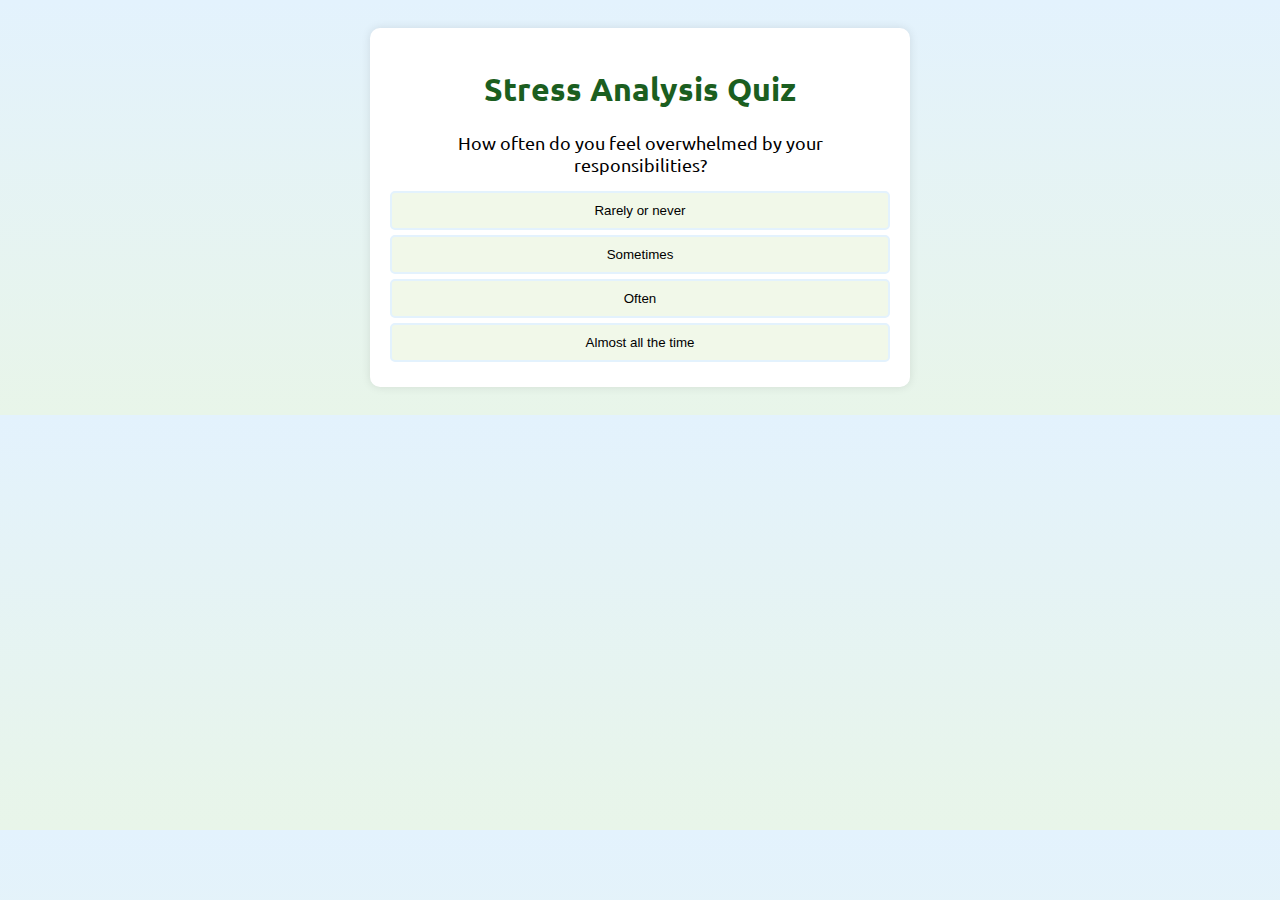
<file: quiz2.html>
<!DOCTYPE html>
<html lang="en">
<head>
    <meta charset="UTF-8">
    <meta name="viewport" content="width=device-width, initial-scale=1.0">
    <title>Stress Analysis Quiz</title>
    <style>
        @import url('https://fonts.googleapis.com/css2?family=Londrina+Outline&family=Sigmar&family=Ubuntu:ital,wght@0,300;0,400;0,500;0,700;1,300;1,400;1,500;1,700&display=swap');
        body {
            /* font-family: Arial, sans-serif; */
            font-family: "Ubuntu", sans-serif;
            text-align: center;
            background: linear-gradient(to bottom, #e3f2fd, #e8f5e9);
            padding: 20px;
        }
        .container {
            max-width: 500px;
            background: white;
            padding: 20px;
            border-radius: 10px;
            box-shadow: 0 0 10px rgba(0, 0, 0, 0.1);
            margin: auto;
        }
        .question {
            font-size: 18px;
            margin-bottom: 15px;
        }
        .option {
            display: block;
            width: 100%;
            padding: 10px;
            margin: 5px 0;
            border: 2px solid #e3f2fd;
            background: #f1f8e9;
            cursor: pointer;
            border-radius: 5px;
        }
        .option:hover {
            border-color: #1b5e20;
            background: #e8f5e9;
        }
        .hidden{
            display: none;
        }
        .features{
            display: none;
        }
        .result {
            font-size: 20px;
            font-weight: bold;
            margin-top: 20px;
        }
        .container h1{
            color: #1b5e20;
        }
       
        #final{
            display: none;
            width: 80vw;
            margin: auto;
            font-family: "Ubuntu", sans-serif;
  
        }
        #final h1{
            color: #1b5e20;
            font-size: 3rem;
        }
        #final h4{
           font-weight: 100;
           font-size: 1.2rem;
        }
        .greenbtn{
            background-color: initial;
            background-image: linear-gradient(-180deg, #00D775, #00BD68);
            border-radius: 5px;
            box-shadow: rgba(0, 0, 0, 0.1) 0 2px 4px;
            color: #FFFFFF;
            cursor: pointer;
            display: inline-block;
            font-family: Inter,-apple-system,system-ui,Roboto,"Helvetica Neue",Arial,sans-serif;
            height: 44px;
            line-height: 44px;
            outline: 0;
            overflow: hidden;
            padding: 0 20px;
            pointer-events: auto;
            position: relative;
            text-align: center;
            touch-action: manipulation;
            user-select: none;
            -webkit-user-select: none;
            vertical-align: top;
            white-space: nowrap;
            width: 100%;
            z-index: 9;
            border: 0;

        }
        
    .features {
    padding: 6rem 2rem;
    display: grid;
    grid-template-columns: repeat(auto-fit, minmax(250px, 1fr));
    gap: 2rem;
    max-width: 1200px;
    margin: 0 auto;
  }
  
  .feature-card {
    background: white;
    padding: 2rem;
    border-radius: 1rem;
    box-shadow: 0 4px 20px rgba(0, 0, 0, 0.1);
    text-align: center;
    transition: transform 0.3s ease;
  }
  
  .feature-card:hover {
    transform: translateY(-5px);
  }
  
  .icon {
    font-size: 2.5rem;
    margin-bottom: 1rem;
  }
  
  .feature-card h3 {
    font-family: 'Instrument Sans', sans-serif;
    color: #1a5f7a;
    margin-bottom: 1rem;
  }
  
  .feature-card p {
    color: #666;
  }

        
    </style>
</head>
<body>
    <div class="container">
        <h1>Stress Analysis Quiz</h1>
        <div id="quiz">
            <p class="question" id="question-text"></p>
            <div id="options"></div>
            <button id="next-btn" class="hidden">Next</button>
        </div>
        <div id="result" class="hidden">
            <p class="result" id="stress-level"></p>
            <p id="stress-message"></p>
            <button onclick="restartQuiz()" class="greenbtn">Take Quiz Again</button>
        </div>
    </div>

    <section id="final">
        <h1>We are here to help you manage your stress</h1>
        <h4>Stress is a process, not a diagnosis. We experience stress when there is an imbalance between the demands being made on us and our resources to cope with those demands. The level and extent of stress a person may feel depends a lot on their attitude to a particular situation. An event that may be extremely stressful for one person can be a mere hiccup in another person’s life.</h4>
    </section>

    <section class="features" style="display: none;">
        <div class="feature-card stresstracker">
          <div class="icon">🌿</div>
          <h3>Record your stress levels daily</h3>
          <p>Recording daily stress levels helps track patterns, identify triggers, and improve mental well-being over time.</p>
        </div>
        <div class="feature-card bookings">
          <div class="icon">💝</div>
          <h3>Book Appointment</h3>
          <a href="booking/booking.html" style="text-decoration: none;"><p>Personalized diet and ayurvedic remedies</p></a>
        </div>
      </section>

    <script>
        const questions = [
            { question: "How often do you feel overwhelmed by your responsibilities?", options: ["Rarely or never", "Sometimes", "Often", "Almost all the time"] },
            { question: "Do you find it difficult to relax or 'switch off'?", options: ["Rarely or never", "Sometimes", "Often", "Almost all the time"] },
            { question: "How would you rate your sleep quality?", options: ["Excellent", "Good", "Fair", "Poor"] },
            { question: "How often do you experience physical symptoms of stress?", options: ["Rarely or never", "Sometimes", "Often", "Almost all the time"] },
            { question: "How often do you engage in activities to reduce stress?", options: ["Regularly", "Sometimes", "Rarely", "Never"] },
            { question: "How frequently do you feel irritable or impatient?", options: ["Rarely or never", "Sometimes", "Often", "Almost all the time"] },
            { question: "Do you struggle with concentration or memory issues?", options: ["Rarely or never", "Sometimes", "Often", "Almost all the time"] },
            { question: "How often do you experience muscle tension or body aches?", options: ["Rarely or never", "Sometimes", "Often", "Almost all the time"] },
            { question: "How balanced is your work-life schedule?", options: ["Well-balanced", "Somewhat balanced", "Not very balanced", "Very unbalanced"] },
            { question: "Do you feel emotionally exhausted at the end of the day?", options: ["Rarely or never", "Sometimes", "Often", "Almost all the time"] }
        ];

        let currentQuestion = 0;
        let score = 0;
        
        function displayQuestion() {
            document.getElementById("result").classList.add("hidden");
            document.getElementById("quiz").classList.remove("hidden");
            document.getElementById("next-btn").classList.add("hidden");
            const questionText = document.getElementById("question-text");
            const optionsContainer = document.getElementById("options");
            questionText.innerText = questions[currentQuestion].question;
            optionsContainer.innerHTML = "";
            
            questions[currentQuestion].options.forEach((option, index) => {
                const btn = document.createElement("button");
                btn.innerText = option;
                btn.className = "option";
                btn.onclick = () => selectAnswer(index);
                optionsContainer.appendChild(btn);
            });
        }

        function selectAnswer(index) {
            score += index;
            if (currentQuestion < questions.length - 1) {
                currentQuestion++;
                displayQuestion();
            } else {
                showResult();
            }
        }

        function showResult() {
            document.getElementById("quiz").classList.add("hidden");
            document.getElementById("result").classList.remove("hidden");
            const maxScore = questions.length * 3;
            const percentage = (score / maxScore) * 100;
            let level, message;
            if (percentage < 25) {
                level = "Low";
                message = "Your stress levels appear well-managed. Keep up your healthy habits!";
            } else if (percentage < 50) {
                level = "Moderate";
                message = "You're experiencing some stress. Consider adding relaxation techniques.";
            } else if (percentage < 75) {
                level = "High";
                message = "Your stress levels are concerning. Try managing stress with self-care techniques.";
            } else {
                level = "Severe";
                message = "Your stress levels are very high. Seeking professional support is recommended.";
            }
            document.getElementById("stress-level").innerText = `Your Stress Level: ${level}`;
            document.getElementById("stress-message").innerText = message;
            document.getElementById("final").style.display='block';
            document.querySelector(".features").style.display='flex';
        }

        function restartQuiz() {
            currentQuestion = 0;
            score = 0;
            displayQuestion();
        }

        displayQuestion();

        document.addEventListener('DOMContentLoaded', function() {
            document.querySelector('.stresstracker').addEventListener('click', function() {
            window.location.href = './stress-monitoring-webapp/stressindex.html';
        });
        });

        document.addEventListener('DOMContentLoaded', function() {
            document.querySelector('.bookings').addEventListener('click', function() {
            window.location.href = './booking/booking.html';
        });
        });


    </script>
</body>
</html>
</file>
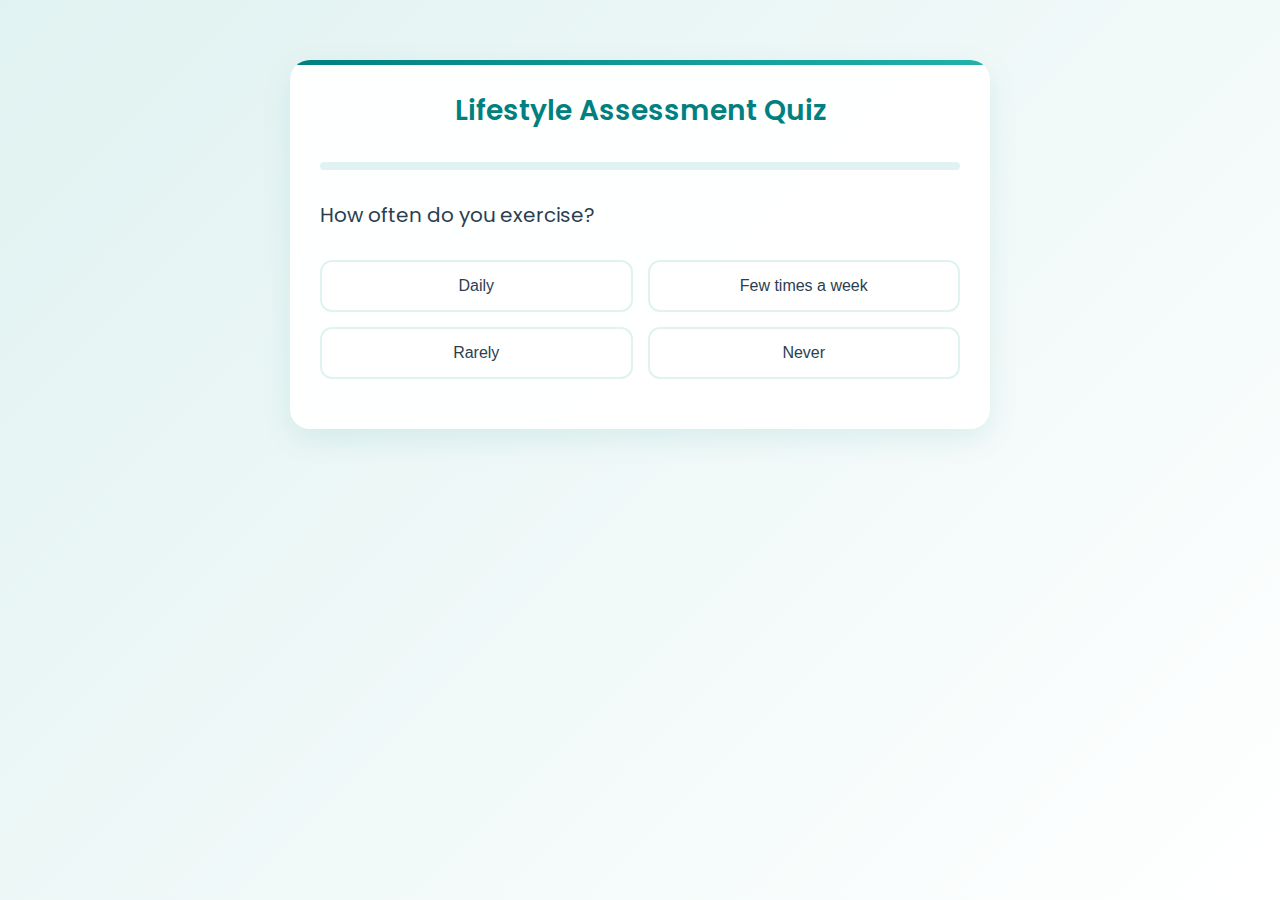
<file: quiz3.html>
<!DOCTYPE html>
<html lang="en">
<head>
    <meta charset="UTF-8">
    <meta name="viewport" content="width=device-width, initial-scale=1.0">
    <title>Lifestyle Assessment Quiz</title>
    <link href="https://fonts.googleapis.com/css2?family=Poppins:wght@400;500;600&display=swap" rel="stylesheet">
    <style>
        :root {
            --primary-color: #008080;
            --secondary-color: #20B2AA;
            --accent-color: #2E8B57;
            --light-bg: #E0F2F1;
            --text-color: #2C3E50;
        }

        * {
            margin: 0;
            padding: 0;
            box-sizing: border-box;
        }

        body {
            font-family: 'Poppins', sans-serif;
            background: linear-gradient(135deg, var(--light-bg), #ffffff);
            min-height: 100vh;
            color: var(--text-color);
            padding: 20px;
        }

        .container {
            max-width: 700px;
            background: rgba(255, 255, 255, 0.95);
            padding: 30px;
            border-radius: 20px;
            box-shadow: 0 10px 30px rgba(0, 128, 128, 0.1);
            margin: 40px auto;
            position: relative;
            overflow: hidden;
        }

        .container::before {
            content: '';
            position: absolute;
            top: 0;
            left: 0;
            width: 100%;
            height: 5px;
            background: linear-gradient(to right, var(--primary-color), var(--secondary-color));
        }

        h2 {
            color: var(--primary-color);
            margin-bottom: 30px;
            text-align: center;
            font-size: 28px;
            font-weight: 600;
        }

        .progress {
            height: 8px;
            background: #E0F2F1;
            border-radius: 10px;
            margin: 20px 0;
            overflow: hidden;
        }

        .progress-bar {
            height: 100%;
            background: linear-gradient(to right, var(--primary-color), var(--secondary-color));
            width: 0;
            border-radius: 10px;
            transition: width 0.5s ease;
        }

        .question {
            font-size: 20px;
            margin: 30px 0;
            color: var(--text-color);
            line-height: 1.5;
        }

        .options-container {
            display: grid;
            grid-template-columns: repeat(2, 1fr);
            gap: 15px;
            margin: 20px 0;
        }

        .option {
            padding: 15px;
            background: #ffffff;
            border: 2px solid var(--light-bg);
            border-radius: 12px;
            cursor: pointer;
            transition: all 0.3s ease;
            font-size: 16px;
            color: var(--text-color);
        }

        .option:hover {
            background: var(--light-bg);
            border-color: var(--secondary-color);
            transform: translateY(-2px);
        }

        .result {
            display: none;
            text-align: center;
            padding: 20px;
            background: var(--light-bg);
            border-radius: 12px;
            margin: 20px 0;
        }

        .recommendations {
            margin-top: 30px;
            text-align: left;
        }

        .recommendation-section {
            background: white;
            padding: 20px;
            border-radius: 12px;
            margin-bottom: 20px;
            box-shadow: 0 4px 6px rgba(0, 128, 128, 0.1);
        }

        .recommendation-section h3 {
            color: var(--primary-color);
            margin-bottom: 15px;
            display: flex;
            align-items: center;
            gap: 10px;
        }

        .recommendation-section h3 i {
            font-size: 24px;
        }

        .recommendation-list {
            list-style: none;
            padding: 0;
        }

        .recommendation-list li {
            margin-bottom: 10px;
            padding-left: 25px;
            position: relative;
        }

        .recommendation-list li::before {
            content: "•";
            color: var(--secondary-color);
            position: absolute;
            left: 0;
        }

        .diet-images {
            display: grid;
            grid-template-columns: repeat(auto-fit, minmax(150px, 1fr));
            gap: 15px;
            margin-top: 15px;
        }

        .diet-image {
            border-radius: 8px;
            overflow: hidden;
            box-shadow: 0 2px 4px rgba(0, 0, 0, 0.1);
        }

        .diet-image img {
            width: 100%;
            height: 120px;
            object-fit: cover;
            transition: transform 0.3s ease;
        }

        .diet-image:hover img {
            transform: scale(1.05);
        }

        .diet-image p {
            padding: 8px;
            background: white;
            margin: 0;
            font-size: 14px;
            text-align: center;
        }

        #score {
            font-size: 22px;
            color: var(--primary-color);
            margin-bottom: 20px;
        }

        #restart {
            background: var(--primary-color);
            color: white;
            border: none;
            padding: 12px 25px;
            border-radius: 25px;
            cursor: pointer;
            font-size: 16px;
            transition: all 0.3s ease;
            margin-top: 20px;
        }

        #restart:hover {
            background: var(--secondary-color);
            transform: translateY(-2px);
        }

        @media (max-width: 600px) {
            .options-container {
                grid-template-columns: 1fr;
            }
            
            .container {
                padding: 20px;
                margin: 20px auto;
            }
        }
    </style>
</head>
<body>
    <div class="container">
        <h2>Lifestyle Assessment Quiz</h2>
        <div class="progress">
            <div class="progress-bar" id="progress-bar"></div>
        </div>
        <p id="question" class="question"></p>
        <div id="options" class="options-container"></div>
        <div id="score" class="result"></div>
        <button id="restart" class="result" onclick="restartQuiz()">Retake Quiz</button>
    </div>
    
    <script>
        const questions = [
            { q: "How often do you exercise?", options: ["Daily", "Few times a week", "Rarely", "Never"] },
            { q: "How well do you sleep at night?", options: ["Very well", "Okay", "Not great", "Poorly"] },
            { q: "How balanced is your diet?", options: ["Very healthy", "Moderate", "Unhealthy", "Very unhealthy"] },
            { q: "How much water do you drink daily?", options: ["More than 2 liters", "1-2 liters", "Less than 1 liter", "Rarely"] },
            { q: "Do you smoke or consume alcohol?", options: ["Never", "Rarely", "Sometimes", "Frequently"] },
            { q: "How often do you feel stressed?", options: ["Rarely", "Sometimes", "Often", "Always"] },
            { q: "Do you take breaks from screen time?", options: ["Regularly", "Sometimes", "Rarely", "Never"] },
            { q: "Do you have a regular sleep schedule?", options: ["Always", "Often", "Rarely", "Never"] },
            { q: "Do you practice mindfulness or meditation?", options: ["Daily", "Sometimes", "Rarely", "Never"] },
            { q: "How social are you?", options: ["Very social", "Sometimes", "Rarely", "Not at all"] },
            { q: "Do you spend time outdoors?", options: ["Every day", "Few times a week", "Rarely", "Never"] },
            { q: "How often do you eat processed foods?", options: ["Never", "Sometimes", "Often", "Always"] },
            { q: "Do you get enough fiber in your diet?", options: ["Always", "Often", "Rarely", "Never"] },
            { q: "Do you have a positive outlook on life?", options: ["Always", "Often", "Sometimes", "Rarely"] },
            { q: "Do you manage your time effectively?", options: ["Always", "Often", "Sometimes", "Rarely"] },
            { q: "Do you get routine health check-ups?", options: ["Yes", "Sometimes", "Rarely", "Never"] },
            { q: "Do you feel energetic throughout the day?", options: ["Always", "Often", "Rarely", "Never"] },
            { q: "How much sugar do you consume?", options: ["Minimal", "Moderate", "High", "Very high"] },
            { q: "Do you engage in hobbies or leisure activities?", options: ["Regularly", "Sometimes", "Rarely", "Never"] },
            { q: "How often do you eat home-cooked meals?", options: ["Always", "Often", "Rarely", "Never"] }
        ];

        let currentQuestion = 0;
        let score = 0;

        function loadQuestion() {
            if (currentQuestion < questions.length) {
                document.getElementById("question").textContent = questions[currentQuestion].q;
                let optionsHTML = "";
                questions[currentQuestion].options.forEach((option, index) => {
                    optionsHTML += `<button class='option' onclick='handleAnswer(${index})'>${option}</button>`;
                });
                document.getElementById("options").innerHTML = optionsHTML;
                document.getElementById("progress-bar").style.width = `${(currentQuestion / questions.length) * 100}%`;
            } else {
                showResult();
            }
        }

        function handleAnswer(index) {
            score += index; // Higher index means less healthy choice
            currentQuestion++;
            loadQuestion();
        }

        function getRecommendations(score) {
            const recommendations = {
                yoga: [],
                diet: [],
                ayurveda: []
            };

            if (score <= 20) {
                // Excellent lifestyle recommendations
                recommendations.yoga = [
                    "Advanced Vinyasa Flow (45 minutes daily)",
                    "Meditation (20 minutes morning and evening)",
                    "Pranayama breathing exercises",
                    "Weekly Yin Yoga session"
                ];
                recommendations.diet = [
                    "Maintain your balanced diet with seasonal fruits",
                    "Include more superfoods like chia seeds and quinoa",
                    "Stay hydrated with herbal teas",
                    "Continue with your regular meal timings"
                ];
                recommendations.ayurveda = [
                    "Daily self-massage with warm sesame oil",
                    "Regular detox with seasonal fruits",
                    "Maintain your dinacharya (daily routine)",
                    "Practice mindfulness in daily activities"
                ];
            } else if (score <= 40) {
                // Good lifestyle recommendations
                recommendations.yoga = [
                    "Hatha Yoga (30 minutes daily)",
                    "Basic meditation (15 minutes daily)",
                    "Sun Salutations (5 rounds)",
                    "Weekly restorative yoga"
                ];
                recommendations.diet = [
                    "Increase intake of fresh vegetables",
                    "Include more whole grains",
                    "Reduce processed foods",
                    "Maintain regular meal timings"
                ];
                recommendations.ayurveda = [
                    "Oil pulling in the morning",
                    "Herbal tea before bed",
                    "Regular detox with warm water and lemon",
                    "Practice gratitude daily"
                ];
            } else if (score <= 60) {
                // Moderate lifestyle recommendations
                recommendations.yoga = [
                    "Gentle Yoga (20 minutes daily)",
                    "Basic breathing exercises",
                    "Simple stretches in the morning",
                    "Weekly yoga class"
                ];
                recommendations.diet = [
                    "Start with balanced breakfast",
                    "Include more fiber in diet",
                    "Reduce sugar intake",
                    "Regular meal timings"
                ];
                recommendations.ayurveda = [
                    "Start with warm water in the morning",
                    "Basic self-care routine",
                    "Herbal supplements as needed",
                    "Regular sleep schedule"
                ];
            } else {
                // Unhealthy lifestyle recommendations
                recommendations.yoga = [
                    "Beginner Yoga (15 minutes daily)",
                    "Simple breathing exercises",
                    "Basic stretches",
                    "Start with guided yoga videos"
                ];
                recommendations.diet = [
                    "Focus on regular meal timings",
                    "Include more fresh fruits",
                    "Reduce junk food",
                    "Stay hydrated"
                ];
                recommendations.ayurveda = [
                    "Start with basic daily routine",
                    "Warm water with honey in morning",
                    "Simple herbal remedies",
                    "Regular sleep schedule"
                ];
            }

            return recommendations;
        }

        function showResult() {
            let lifestyleLevel = "";
            if (score <= 20) lifestyleLevel = "Excellent lifestyle! Keep it up!";
            else if (score <= 40) lifestyleLevel = "Good lifestyle, but there's room for improvement.";
            else if (score <= 60) lifestyleLevel = "Moderate lifestyle. Consider making healthier choices.";
            else lifestyleLevel = "Unhealthy lifestyle. Start making better habits!";
            
            const recommendations = getRecommendations(score);
            
            document.getElementById("question").style.display = "none";
            document.getElementById("options").style.display = "none";
            
            let resultHTML = `
                <div id="score">${lifestyleLevel}</div>
                <div class="recommendations">
                    <div class="recommendation-section">
                        <h3>🧘‍♀️ Yoga Plan</h3>
                        <ul class="recommendation-list">
                            ${recommendations.yoga.map(item => `<li>${item}</li>`).join('')}
                        </ul>
                    </div>
                    
                    <div class="recommendation-section">
                        <h3>🥗 Diet Chart</h3>
                        <ul class="recommendation-list">
                            ${recommendations.diet.map(item => `<li>${item}</li>`).join('')}
                        </ul>
                        <div class="diet-images">
                            <div class="diet-image">
                                <img src="https://images.unsplash.com/photo-1490645935967-10de6ba17061" alt="Healthy Breakfast">
                                <p>Balanced Breakfast</p>
                            </div>
                            <div class="diet-image">
                                <img src="https://images.unsplash.com/photo-1512621776951-a57141f2eefd" alt="Fresh Vegetables">
                                <p>Fresh Vegetables</p>
                            </div>
                            <div class="diet-image">
                                <img src="https://images.unsplash.com/photo-1490818387583-1baba5e638af" alt="Healthy Snacks">
                                <p>Healthy Snacks</p>
                            </div>
                        </div>
                    </div>
                    
                    <div class="recommendation-section">
                        <h3>🌿 Ayurveda Recommendations</h3>
                        <ul class="recommendation-list">
                            ${recommendations.ayurveda.map(item => `<li>${item}</li>`).join('')}
                        </ul>
                    </div>
                </div>
                <button id="restart" onclick="restartQuiz()">Retake Quiz</button>
            `;
            
            document.getElementById("score").innerHTML = resultHTML;
            document.getElementById("score").style.display = "block";
        }

        function restartQuiz() {
            currentQuestion = 0;
            score = 0;
            document.getElementById("question").style.display = "block";
            document.getElementById("options").style.display = "block";
            document.getElementById("score").style.display = "none";
            document.getElementById("restart").style.display = "none";
            loadQuestion();
        }

        loadQuestion();
    </script>
</body>
</html>
</file>
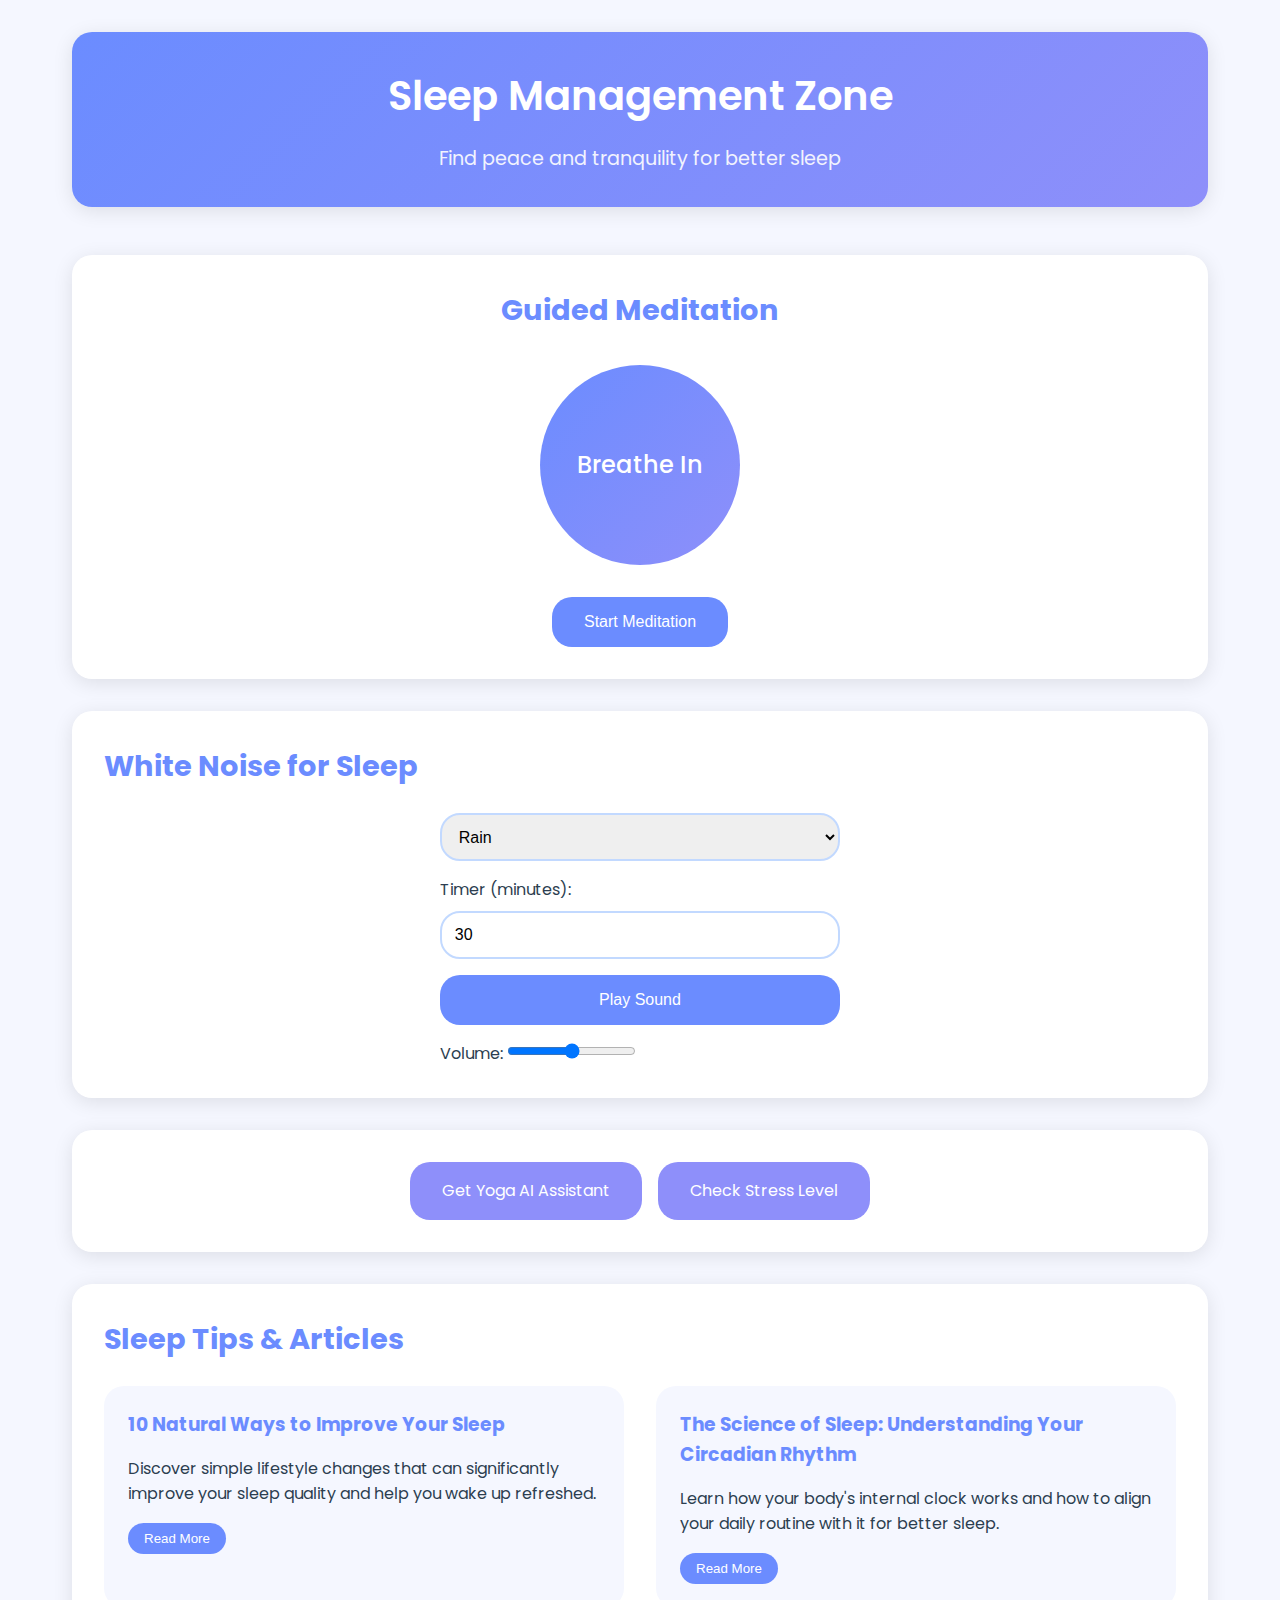
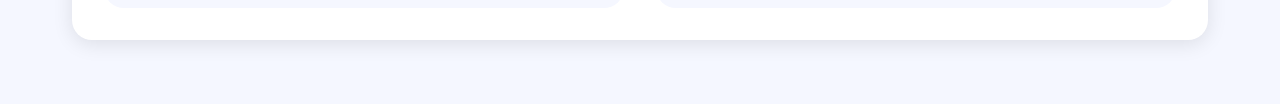
<file: sleep.html>
<!DOCTYPE html>
<html lang="en">
<head>
    <meta charset="UTF-8">
    <meta name="viewport" content="width=device-width, initial-scale=1.0">
    <title>Sleep Management - Swasthya</title>
    <link href="https://fonts.googleapis.com/css2?family=Poppins:wght@300;400;500;600&display=swap" rel="stylesheet">
    <link rel="stylesheet" href="sleep.css">
</head>
<body>
    <div class="container">
        <header class="main-header">
            <h1>Sleep Management Zone</h1>
            <p>Find peace and tranquility for better sleep</p>
        </header>

        <main>
            <section class="meditation-section">
                <h2>Guided Meditation</h2>
                <div class="breathing-circle" id="breathingCircle">
                    <div class="circle-content">
                        <span id="breathingText">Breathe In</span>
                    </div>
                </div>
                <button id="startMeditation" class="primary-btn">Start Meditation</button>
            </section>

            <section class="white-noise-section">
                <h2>White Noise for Sleep</h2>
                <div class="noise-controls">
                    <select id="noiseType" class="select-input">
                        <option value="rain">Rain</option>
                        <option value="waves">Ocean Waves</option>
                        <option value="forest">Forest</option>
                    </select>
                    <div class="timer-input">
                        <label for="sleepTimer">Timer (minutes):</label>
                        <input type="number" id="sleepTimer" min="5" max="120" value="30" class="number-input">
                    </div>
                    <button id="playNoise" class="primary-btn">Play Sound</button>
                </div>
            </section>

            <section class="action-buttons">
                <a href="/yoga" class="action-btn" id="yogaAssistantBtn">Get Yoga AI Assistant</a>
                <a href="quiz3.html" class="action-btn" id="stressCheckBtn">Check Stress Level</a>
            </section>

            <section class="blog-section">
                <h2>Sleep Tips & Articles</h2>
                <div class="blog-grid">
                    <article class="blog-card">
                        <h3>10 Natural Ways to Improve Your Sleep</h3>
                        <p>Discover simple lifestyle changes that can significantly improve your sleep quality and help you wake up refreshed.</p>
                        <div class="article-content" style="display: none;">
                            <h4>1. Establish a Consistent Sleep Schedule</h4>
                            <p>Going to bed and waking up at the same time every day helps regulate your body's internal clock. This consistency can improve the quality of your sleep over time.</p>
                            
                            <h4>2. Create a Relaxing Bedtime Routine</h4>
                            <p>Develop a pre-sleep ritual that signals to your body it's time to wind down. This could include reading, gentle stretching, or meditation.</p>
                            
                            <h4>3. Optimize Your Sleep Environment</h4>
                            <p>Keep your bedroom cool, dark, and quiet. Invest in comfortable bedding and consider using blackout curtains to block out light.</p>
                            
                            <h4>4. Limit Screen Time Before Bed</h4>
                            <p>The blue light emitted by phones, tablets, and computers can interfere with your body's production of melatonin, making it harder to fall asleep.</p>
                            
                            <h4>5. Watch Your Caffeine Intake</h4>
                            <p>Avoid caffeine in the afternoon and evening, as it can stay in your system for up to 8 hours and disrupt your sleep.</p>
                            
                            <h4>6. Exercise Regularly</h4>
                            <p>Regular physical activity can help you fall asleep faster and enjoy deeper sleep, but avoid vigorous exercise close to bedtime.</p>
                            
                            <h4>7. Manage Stress</h4>
                            <p>Practice relaxation techniques like deep breathing, meditation, or progressive muscle relaxation to calm your mind before bed.</p>
                            
                            <h4>8. Be Mindful of What You Eat</h4>
                            <p>Avoid heavy meals, spicy foods, and excessive fluids before bedtime. A light snack is okay if you're hungry.</p>
                            
                            <h4>9. Create a Comfortable Sleep Environment</h4>
                            <p>Invest in a good mattress and pillows that support your preferred sleeping position. Keep your bedroom at a comfortable temperature.</p>
                            
                            <h4>10. Consider Natural Sleep Aids</h4>
                            <p>Herbal teas like chamomile or valerian root, and supplements like melatonin can help promote sleep, but consult with a healthcare provider first.</p>
                        </div>
                        <button class="read-more-btn">Read More</button>
                    </article>
                    <article class="blog-card">
                        <h3>The Science of Sleep: Understanding Your Circadian Rhythm</h3>
                        <p>Learn how your body's internal clock works and how to align your daily routine with it for better sleep.</p>
                        <div class="article-content" style="display: none;">
                            <h4>What is Circadian Rhythm?</h4>
                            <p>Your circadian rhythm is a 24-hour internal clock that cycles between sleepiness and alertness at regular intervals. It's controlled by a part of the brain called the suprachiasmatic nucleus (SCN).</p>
                            
                            <h4>How Light Affects Your Sleep</h4>
                            <p>Light is the primary cue that influences circadian rhythms. Natural sunlight in the morning helps reset your internal clock, while artificial light at night can disrupt it.</p>
                            
                            <h4>The Role of Melatonin</h4>
                            <p>Melatonin is a hormone that helps regulate your sleep-wake cycle. Your body produces more melatonin when it's dark, helping you feel sleepy.</p>
                            
                            <h4>Sleep Stages and Cycles</h4>
                            <p>Sleep occurs in cycles of about 90 minutes, each containing different stages: light sleep, deep sleep, and REM sleep. Each stage plays a crucial role in physical and mental restoration.</p>
                            
                            <h4>Tips for Aligning with Your Natural Rhythm</h4>
                            <ul>
                                <li>Get exposure to natural light in the morning</li>
                                <li>Maintain consistent sleep and wake times</li>
                                <li>Create a dark, quiet sleep environment</li>
                                <li>Avoid bright screens before bedtime</li>
                                <li>Be mindful of meal timing</li>
                            </ul>
                            
                            <h4>Common Disruptors of Circadian Rhythm</h4>
                            <p>Shift work, jet lag, and irregular sleep schedules can disrupt your circadian rhythm. Understanding these factors can help you minimize their impact on your sleep.</p>
                        </div>
                        <button class="read-more-btn">Read More</button>
                    </article>
                </div>
            </section>
        </main>
    </div>
    <script src="sleep.js"></script>
    <style>
        .article-content {
            margin-top: 1rem;
            padding-top: 1rem;
            border-top: 1px solid var(--accent-color);
        }

        .article-content h4 {
            color: var(--primary-color);
            margin: 1.5rem 0 0.5rem;
        }

        .article-content p, .article-content ul {
            margin-bottom: 1rem;
            line-height: 1.6;
        }

        .article-content ul {
            padding-left: 1.5rem;
        }

        .read-more-btn {
            background: var(--primary-color);
            color: white;
            border: none;
            padding: 0.5rem 1rem;
            border-radius: var(--border-radius);
            cursor: pointer;
            margin-top: 1rem;
            transition: all 0.3s ease;
        }

        .read-more-btn:hover {
            background: var(--secondary-color);
            transform: translateY(-2px);
        }

        .blog-card {
            position: relative;
            overflow: hidden;
        }

        .blog-card.expanded {
            max-height: none;
        }
    </style>
    <script>
        // Article expansion functionality
        document.querySelectorAll('.read-more-btn').forEach(button => {
            button.addEventListener('click', function() {
                const article = this.closest('.blog-card');
                const content = article.querySelector('.article-content');
                const isExpanded = article.classList.contains('expanded');
                
                if (isExpanded) {
                    content.style.display = 'none';
                    this.textContent = 'Read More';
                    article.classList.remove('expanded');
                } else {
                    content.style.display = 'block';
                    this.textContent = 'Show Less';
                    article.classList.add('expanded');
                }
            });
        });
    </script>
</body>
</html>
</file>
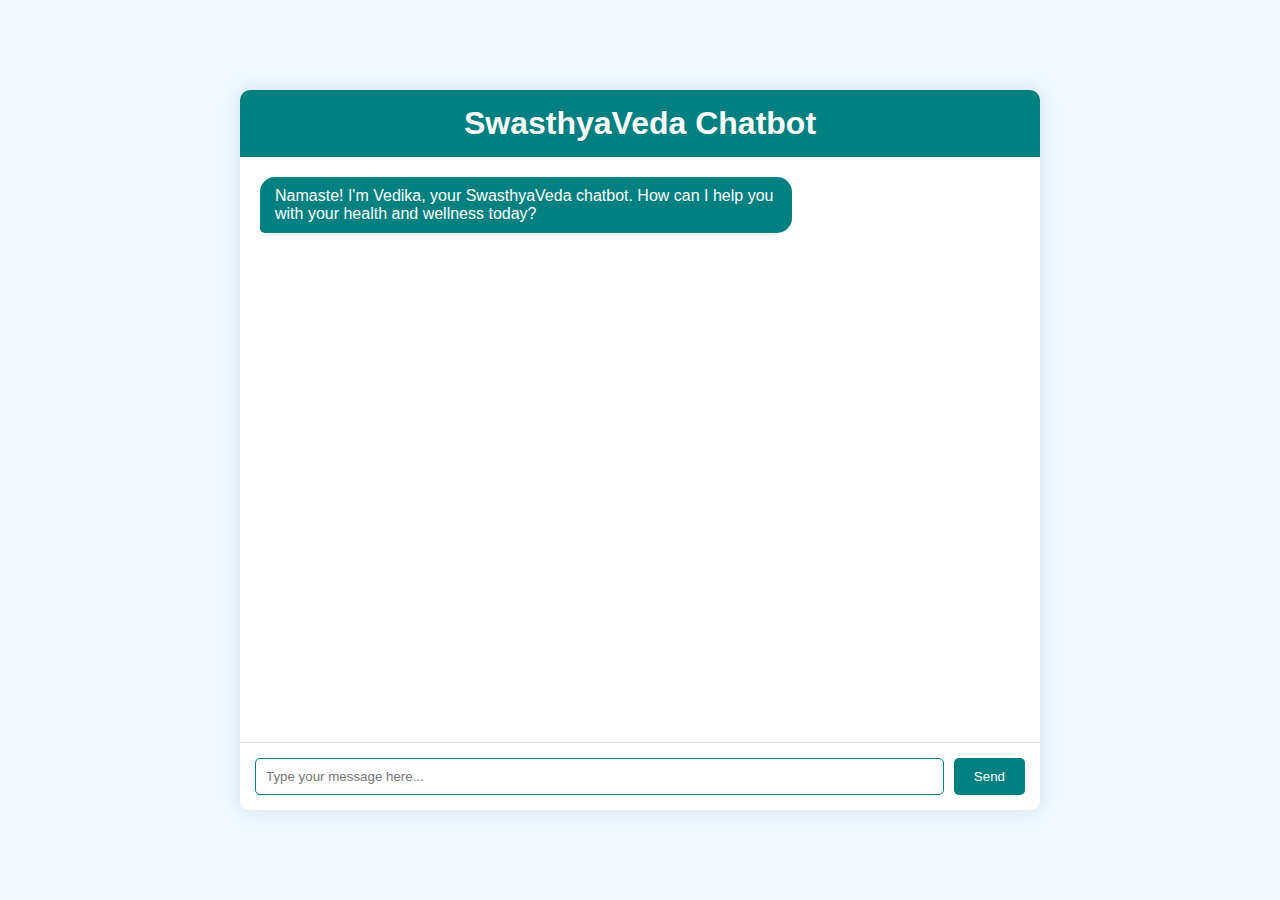
<file: chatbot/chatbot.html>
<!DOCTYPE html>
<html lang="en">
<head>
    <meta charset="UTF-8">
    <meta name="viewport" content="width=device-width, initial-scale=1.0">
    <title>SwasthyaVeda Chatbot</title>
    <link rel="stylesheet" href="chatbot.css">
</head>
<body>
    <div class="chat-container">
        <div class="chat-header">
            <h1>SwasthyaVeda Chatbot</h1>
        </div>
        <div class="chat-messages" id="chat-messages">
            <div class="message bot">
                <p>Namaste! I'm Vedika, your SwasthyaVeda chatbot. How can I help you with your health and wellness today?</p>
            </div>
        </div>
        <div class="chat-input">
            <input type="text" id="user-input" placeholder="Type your message here...">
            <button id="send-button">Send</button>
        </div>
    </div>
    <script src="chatbot.js"></script>
</body>
</html>
</file>
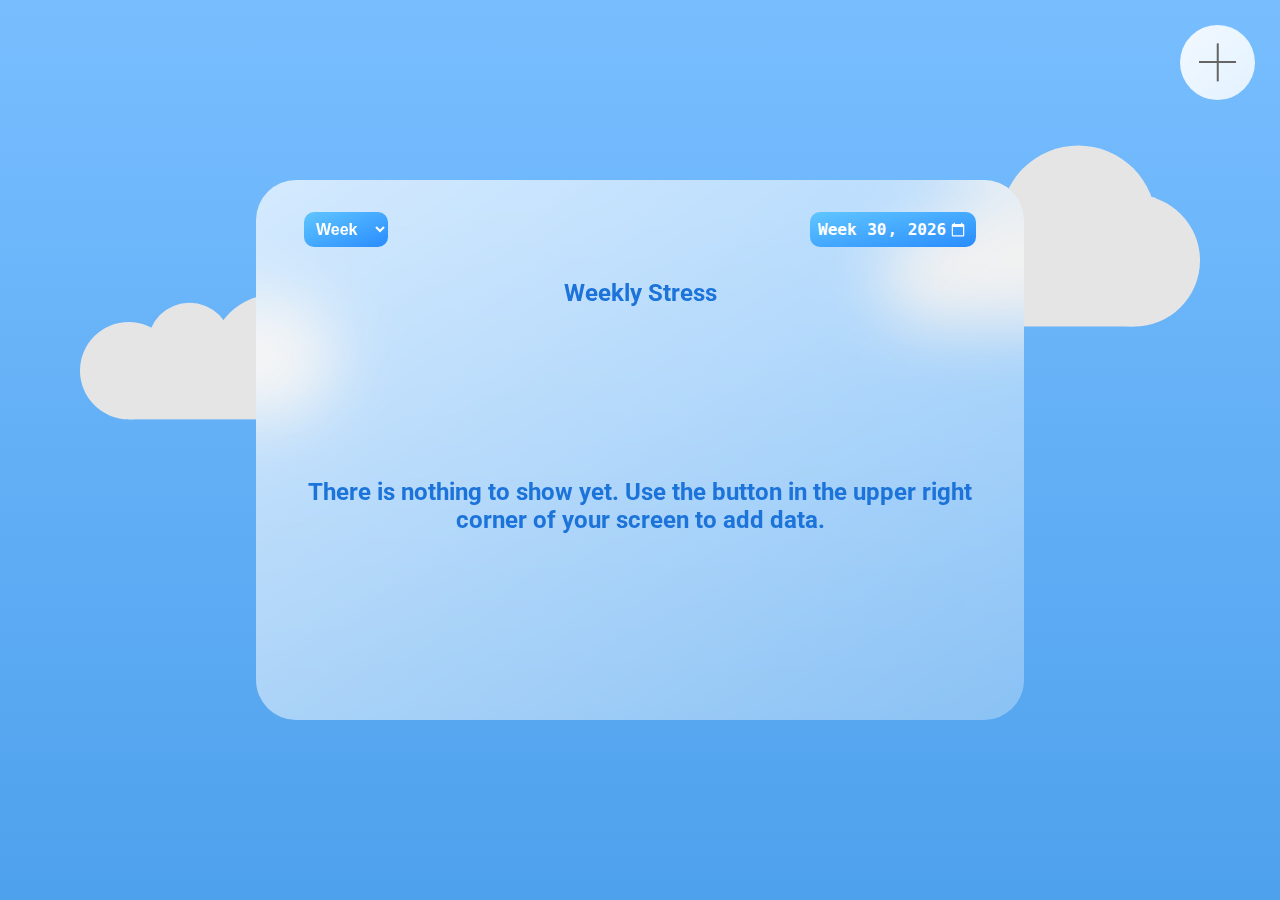
<file: stress-monitoring-webapp/stressindex.html>
<!DOCTYPE html>
<html lang="en">
<head>
    <meta charset="UTF-8">
    <meta http-equiv="X-UA-Compatible" content="IE=edge">
    <meta name="viewport" content="width=device-width, initial-scale=1.0">
    <title>Stress Monitor</title>
    <link rel="preconnect" href="https://fonts.gstatic.com">
    <link href="https://fonts.googleapis.com/css2?family=Roboto:wght@400;700&display=swap" rel="stylesheet">
    <link rel="stylesheet" href="style.css">
</head>
<body>
    <main>
        <section class="content">
            <div class="chart-controls">
                <select class="chart-mode" name="chart-mode">
                    <option value="week" selected>Week</option>
                    <option value="month">Month</option>
                    <option value="year">Year</option>
                    <option value="all">All</option>
                </select>
                <select class="chart-range range-year display-none" name="chart-range">
                </select>
                <input type="month" class="chart-range range-month display-none" name="chart-range">
                <input type="week" class="chart-range range-week" name="chart-range">
            </div>
            <h2 class="chart-title">Weekly Stress</h2>
            <div class="chart-container">
                <div class="chart">
                    <div class="bars-wrapper">
                    </div>
                    <div class="text-wrapper">
                    </div>
                </div>
            </div>
            <h2 class="no-data-message display-none">There is nothing to show yet. Use the button in the upper right corner of your screen to add data.</h2>
        </section>
        <div class="input-wrapper">
            <div class="input-popup">
                <form class="input-form">
                    <div class="date">
                        <input class="date-input" name="date" type="date" max="">
                    </div>
                    <div class="level">
                        <select name="stressLevel">
                            <option value="1">Very Low</option>
                            <option value="2">Low</option>
                            <option value="3">Medium</option>
                            <option value="4">High</option>
                            <option value="5">Very High</option>
                        </select>
                    </div>
                    <button class="input-submit-button">Submit</button>
                </form>
            </div>
        </div>
        <button class="add-button">
            <div class="line1"></div>
            <div class="line2"></div>
        </button>
    </main>
    <svg class="cloud1" width="542" height="264" viewBox="0 0 542 264" fill="none" xmlns="http://www.w3.org/2000/svg">
        <circle cx="409.972" cy="132" r="132" fill="#E5E5E5"/>
        <circle cx="102.953" cy="161.047" r="102.953" fill="#E5E5E5"/>
        <circle cx="231.98" cy="105.98" r="88.9805" fill="#E5E5E5"/>
        <rect x="102.217" y="146.34" width="308.123" height="117.66" fill="#E5E5E5"/>
    </svg>
    <svg class="cloud2" width="665" height="376" viewBox="0 0 665 376" fill="none" xmlns="http://www.w3.org/2000/svg">
        <circle cx="528" cy="239" r="137" fill="#E5E5E5"/>
        <circle cx="109" cy="267" r="109" fill="#E5E5E5"/>
        <circle cx="231" cy="217" r="121" fill="#E5E5E5"/>
        <circle cx="412" cy="162" r="162" fill="#E5E5E5"/>
        <rect x="109" y="216" width="419" height="160" fill="#E5E5E5"/>
    </svg>      
    <script src="barChart.js"></script>
    <script src="app.js"></script>
</body>
</html>
</file>
<file: sleep.css>
:root {
    --primary-color: #6B8CFF;
    --secondary-color: #8E8FFA;
    --accent-color: #C2D9FF;
    --background-color: #F5F7FF;
    --text-color: #2C3E50;
    --light-text: #7F8C8D;
    --border-radius: 20px;
    --box-shadow: 0 4px 20px rgba(0, 0, 0, 0.1);
}

* {
    margin: 0;
    padding: 0;
    box-sizing: border-box;
}

body {
    font-family: 'Poppins', sans-serif;
    background-color: var(--background-color);
    color: var(--text-color);
    line-height: 1.6;
}

.container {
    max-width: 1200px;
    margin: 0 auto;
    padding: 2rem;
}

.main-header {
    text-align: center;
    margin-bottom: 3rem;
    padding: 2rem;
    background: linear-gradient(135deg, var(--primary-color), var(--secondary-color));
    color: white;
    border-radius: var(--border-radius);
    box-shadow: var(--box-shadow);
}

.main-header h1 {
    font-size: 2.5rem;
    margin-bottom: 1rem;
    font-weight: 600;
}

.main-header p {
    font-size: 1.2rem;
    opacity: 0.9;
}

section {
    background: white;
    padding: 2rem;
    border-radius: var(--border-radius);
    margin-bottom: 2rem;
    box-shadow: var(--box-shadow);
}

h2 {
    color: var(--primary-color);
    margin-bottom: 1.5rem;
    font-size: 1.8rem;
}

.meditation-section {
    text-align: center;
}

.breathing-circle {
    width: 200px;
    height: 200px;
    border-radius: 50%;
    background: linear-gradient(135deg, var(--primary-color), var(--secondary-color));
    margin: 2rem auto;
    display: flex;
    align-items: center;
    justify-content: center;
    transition: transform 0.5s ease;
}

.circle-content {
    color: white;
    font-size: 1.5rem;
    font-weight: 500;
}

.primary-btn {
    background: var(--primary-color);
    color: white;
    border: none;
    padding: 1rem 2rem;
    border-radius: var(--border-radius);
    font-size: 1rem;
    cursor: pointer;
    transition: all 0.3s ease;
}

.primary-btn:hover {
    background: var(--secondary-color);
    transform: translateY(-2px);
}

.noise-controls {
    display: flex;
    flex-direction: column;
    gap: 1rem;
    max-width: 400px;
    margin: 0 auto;
}

.select-input, .number-input {
    padding: 0.8rem;
    border: 2px solid var(--accent-color);
    border-radius: var(--border-radius);
    font-size: 1rem;
    width: 100%;
}

.timer-input {
    display: flex;
    flex-direction: column;
    gap: 0.5rem;
}

.action-buttons {
    display: flex;
    gap: 1rem;
    justify-content: center;
    margin: 2rem 0;
}

.action-btn {
    background: var(--secondary-color);
    color: white;
    padding: 1rem 2rem;
    border-radius: var(--border-radius);
    text-decoration: none;
    transition: all 0.3s ease;
}

.action-btn:hover {
    background: var(--primary-color);
    transform: translateY(-2px);
}

.blog-grid {
    display: grid;
    grid-template-columns: repeat(auto-fit, minmax(300px, 1fr));
    gap: 2rem;
}

.blog-card {
    background: var(--background-color);
    padding: 1.5rem;
    border-radius: var(--border-radius);
    transition: transform 0.3s ease;
}

.blog-card:hover {
    transform: translateY(-5px);
}

.blog-card h3 {
    color: var(--primary-color);
    margin-bottom: 1rem;
}

.read-more {
    color: var(--secondary-color);
    text-decoration: none;
    font-weight: 500;
    display: inline-block;
    margin-top: 1rem;
}

@media (max-width: 768px) {
    .container {
        padding: 1rem;
    }

    .action-buttons {
        flex-direction: column;
    }

    .action-btn {
        text-align: center;
    }
}
</file>
<file: chatbot/chatbot.css>
* {
    margin: 0;
    padding: 0;
    box-sizing: border-box;
    font-family: Arial, sans-serif;
}

body {
    background-color: #f0f8ff;
    display: flex;
    justify-content: center;
    align-items: center;
    min-height: 100vh;
    padding: 20px;
}

.chat-container {
    width: 100%;
    max-width: 800px;
    height: 80vh;
    background-color: white;
    border-radius: 10px;
    box-shadow: 0 0 20px rgba(0, 0, 0, 0.1);
    display: flex;
    flex-direction: column;
}

.chat-header {
    background-color: #008080;
    color: white;
    padding: 15px;
    border-radius: 10px 10px 0 0;
    text-align: center;
}

.chat-messages {
    flex: 1;
    padding: 20px;
    overflow-y: auto;
}

.message {
    margin-bottom: 15px;
    max-width: 70%;
    padding: 10px 15px;
    border-radius: 15px;
    word-wrap: break-word;
}

.message.user {
    background-color: #e0f2f1;
    margin-left: auto;
    border-bottom-right-radius: 5px;
}

.message.bot {
    background-color: #008080;
    color: white;
    margin-right: auto;
    border-bottom-left-radius: 5px;
}

.chat-input {
    padding: 15px;
    display: flex;
    gap: 10px;
    border-top: 1px solid #e0e0e0;
}

#user-input {
    flex: 1;
    padding: 10px;
    border: 1px solid #008080;
    border-radius: 5px;
    outline: none;
}

#send-button {
    padding: 10px 20px;
    background-color: #008080;
    color: white;
    border: none;
    border-radius: 5px;
    cursor: pointer;
    transition: background-color 0.3s;
}

#send-button:hover {
    background-color: #006666;
}

/* Scrollbar styling */
::-webkit-scrollbar {
    width: 8px;
}

::-webkit-scrollbar-track {
    background: #f1f1f1;
}

::-webkit-scrollbar-thumb {
    background: #008080;
    border-radius: 4px;
}

::-webkit-scrollbar-thumb:hover {
    background: #006666;
}
</file>
<file: stress-monitoring-webapp/style.css>
* {
	margin: 0;
	padding: 0;
	box-sizing: border-box;
}

/* Background */

body {
	position: relative;
	height: 100vh;
	background: rgb(120, 190, 255);
	background: -moz-linear-gradient(
		180deg,
		rgba(120, 190, 255, 1) 0%,
		rgba(78, 161, 237, 1) 100%
	);
	background: -webkit-linear-gradient(
		180deg,
		rgba(120, 190, 255, 1) 0%,
		rgba(78, 161, 237, 1) 100%
	);
	background: linear-gradient(
		180deg,
		rgba(120, 190, 255, 1) 0%,
		rgba(78, 161, 237, 1) 100%
	);
	filter: progid:DXImageTransform.Microsoft.gradient(startColorstr="#78beff",endColorstr="#4ea1ed",GradientType=1);
	font-family: "Roboto", sans-serif;
}

/* Background Clouds */

.cloud1 {
	position: absolute;
	width: 20vw;
	top: 25vh;
	left: 5rem;
	z-index: -1;
	animation: cloud1Movement 15s infinite alternate-reverse;
}

.cloud2 {
	position: absolute;
	width: 25vw;
	top: 3rem;
	right: 5rem;
	z-index: -1;
	animation: cloud2Movement 10s infinite alternate-reverse;
}

@keyframes cloud1Movement {
	from {
		transform: translateY(3rem);
	}
	to {
		transform: translateY(0rem);
	}
}

@keyframes cloud2Movement {
	from {
		transform: translateX(-5rem);
	}
	to {
		transform: translateX(0rem);
	}
}

/* Main Content */

main {
	width: 100%;
	height: 100%;
	display: flex;
	align-items: center;
	justify-content: center;
}

/* Glass Panel */

.content {
	background: white;
	width: 60%;
	height: 60%;
	border-radius: 2.5rem;
	background: linear-gradient(
		to right bottom,
		rgba(255, 255, 255, 0.7),
		rgba(255, 255, 255, 0.3)
	);
	backdrop-filter: blur(2rem);
	padding: 2rem 3rem;
	display: flex;
	flex-direction: column;
}

.content h2 {
	text-align: center;
	color: #1c73d9;
}

.chart-title {
	margin-bottom: 1rem;
}

/* Select Inputs */

.chart-controls {
	margin-bottom: 2rem;
}

select {
	background: linear-gradient(to right bottom, #60c6ff, #298cff);
	font-size: 1rem;
	padding: 0.5rem;
	border: none;
	border-radius: 10px;
	font-weight: bold;
	color: white;
	outline: none;
	cursor: pointer;
}

select option {
	color: black;
}

.chart-range {
	float: right;
}

input[type="week"],
input[type="month"] {
	background: linear-gradient(to right bottom, #60c6ff, #298cff);
	font-size: 1rem;
	padding: 0.5rem;
	border: none;
	border-radius: 10px;
	font-weight: bold;
	color: white;
	outline: none;
	cursor: pointer;
	height: 35px;
}

input[type="week"]::-webkit-calendar-picker-indicator,
input[type="month"]::-webkit-calendar-picker-indicator {
	filter: invert(100%);
	cursor: pointer;
}

/* Chart */

.chart-container {
	display: flex;
	flex-direction: column;
	height: 100%;
	overflow: auto;
	padding-bottom: 1rem;
}

.chart {
	min-width: 800px;
	width: 100%;
	height: 100%;
	display: grid;
}

.chart .bar {
	width: 20px;
	background: linear-gradient(to bottom, #00a4ff, #005bc5);
	border-radius: 25px;
}

.bars-wrapper,
.text-wrapper {
	display: flex;
	align-items: flex-end;
	flex-direction: row;
	justify-content: space-around;
	width: 100%;
	column-gap: 20px;
}

.text-wrapper p {
	font-weight: bold;
	color: #1c73d9;
}

/* Add Button */

.add-button {
	position: absolute;
	top: 25px;
	right: 25px;
	width: 75px;
	height: 75px;
	border-radius: 50%;
	border: none;
	cursor: pointer;
	background: linear-gradient(
		to right bottom,
		rgba(255, 255, 255, 0.9),
		rgba(255, 255, 255, 0.8)
	);
	transition: all 0.2s ease-in-out;
}

.add-button:hover {
	box-shadow: 3px 3px 10px rgba(0, 0, 0, 0.3);
}

.line1,
.line2 {
	transition: all 0.2s ease-in-out;
}

.add-button:hover .line1 {
	transform: rotate(360deg);
}

.add-button:hover .line2 {
	transform: rotate(360deg) rotate(90deg) translateX(-5%);
}

.add-button .line1,
.line2 {
	width: 50%;
	height: 2px;
	margin: auto;
	background: #656565;
}

.add-button .line2 {
	transform: rotate(90deg) translateX(-5%);
}

.active .line1 {
	transform: rotate(45deg) translateX(2%);
}

.active:hover .line1 {
	transform: rotate(45deg) translateX(2%) scale(1.5);
}

.active .line2 {
	transform: rotate(-45deg) translateX(3%);
}

.active:hover .line2 {
	transform: rotate(-45deg) translateX(3%) scale(1.5);
}

/* Input Popup */

.input-wrapper {
	position: fixed;
	top: 0;
	left: 0;
	background: rgba(0, 0, 0, 0.5);
	width: 100%;
	height: 100%;
	display: flex;
	justify-content: center;
	align-items: center;
	transition: all 0.5s ease-in-out;
	opacity: 0;
	pointer-events: none;
}

.input-wrapper.active {
	opacity: 1;
	pointer-events: all;
}

.input-popup {
	background: white;
	height: 30vh;
	width: 20%;
	border-radius: 2rem;
	transform: scale(1.3);
	transition: transform 0.5s ease-in-out;
}

.input-popup.active {
	transform: scale(1);
}

.input-form {
	width: 100%;
	height: 100%;
	display: flex;
	flex-direction: column;
	align-items: center;
	justify-content: space-around;
}

.input-submit-button {
	background: linear-gradient(to right bottom, #60c6ff, #298cff);
	font-size: 1rem;
	padding: 0.5rem;
	border: none;
	border-radius: 10px;
	font-weight: bold;
	color: white;
	cursor: pointer;
	padding-left: 2rem;
	padding-right: 2rem;
}

.date-input {
	background: linear-gradient(to right bottom, #60c6ff, #298cff);
	font-size: 1rem;
	padding: 0.5rem;
	border: none;
	border-radius: 10px;
	font-weight: bold;
	color: white;
	outline: none;
}

input[type="date"]::-webkit-calendar-picker-indicator {
	filter: invert(100%);
	cursor: pointer;
}

.no-data-message {
	margin: auto;
}

.display-none {
	display: none;
}

/* Custom Scrollbar */

.chart-container::-webkit-scrollbar {
	height: 1rem;
}

.chart-container::-webkit-scrollbar-track {
	box-shadow: inset 0 0 2px rgba(0, 0, 0, 0.3);
	border-radius: 25px;
}

.chart-container::-webkit-scrollbar-thumb {
	border-radius: 25px;
	background-color: #1c73d9;
}

.chart-container::-webkit-scrollbar-thumb:hover {
	background-color: #1556a1;
}

/* Mobile Styles */

@media only screen and (max-width: 1000px) {
	.content {
		width: 100%;
		border-radius: 0;
		padding: 1rem 1rem;
	}
	.input-popup {
		width: 60%;
	}
}
</file>
